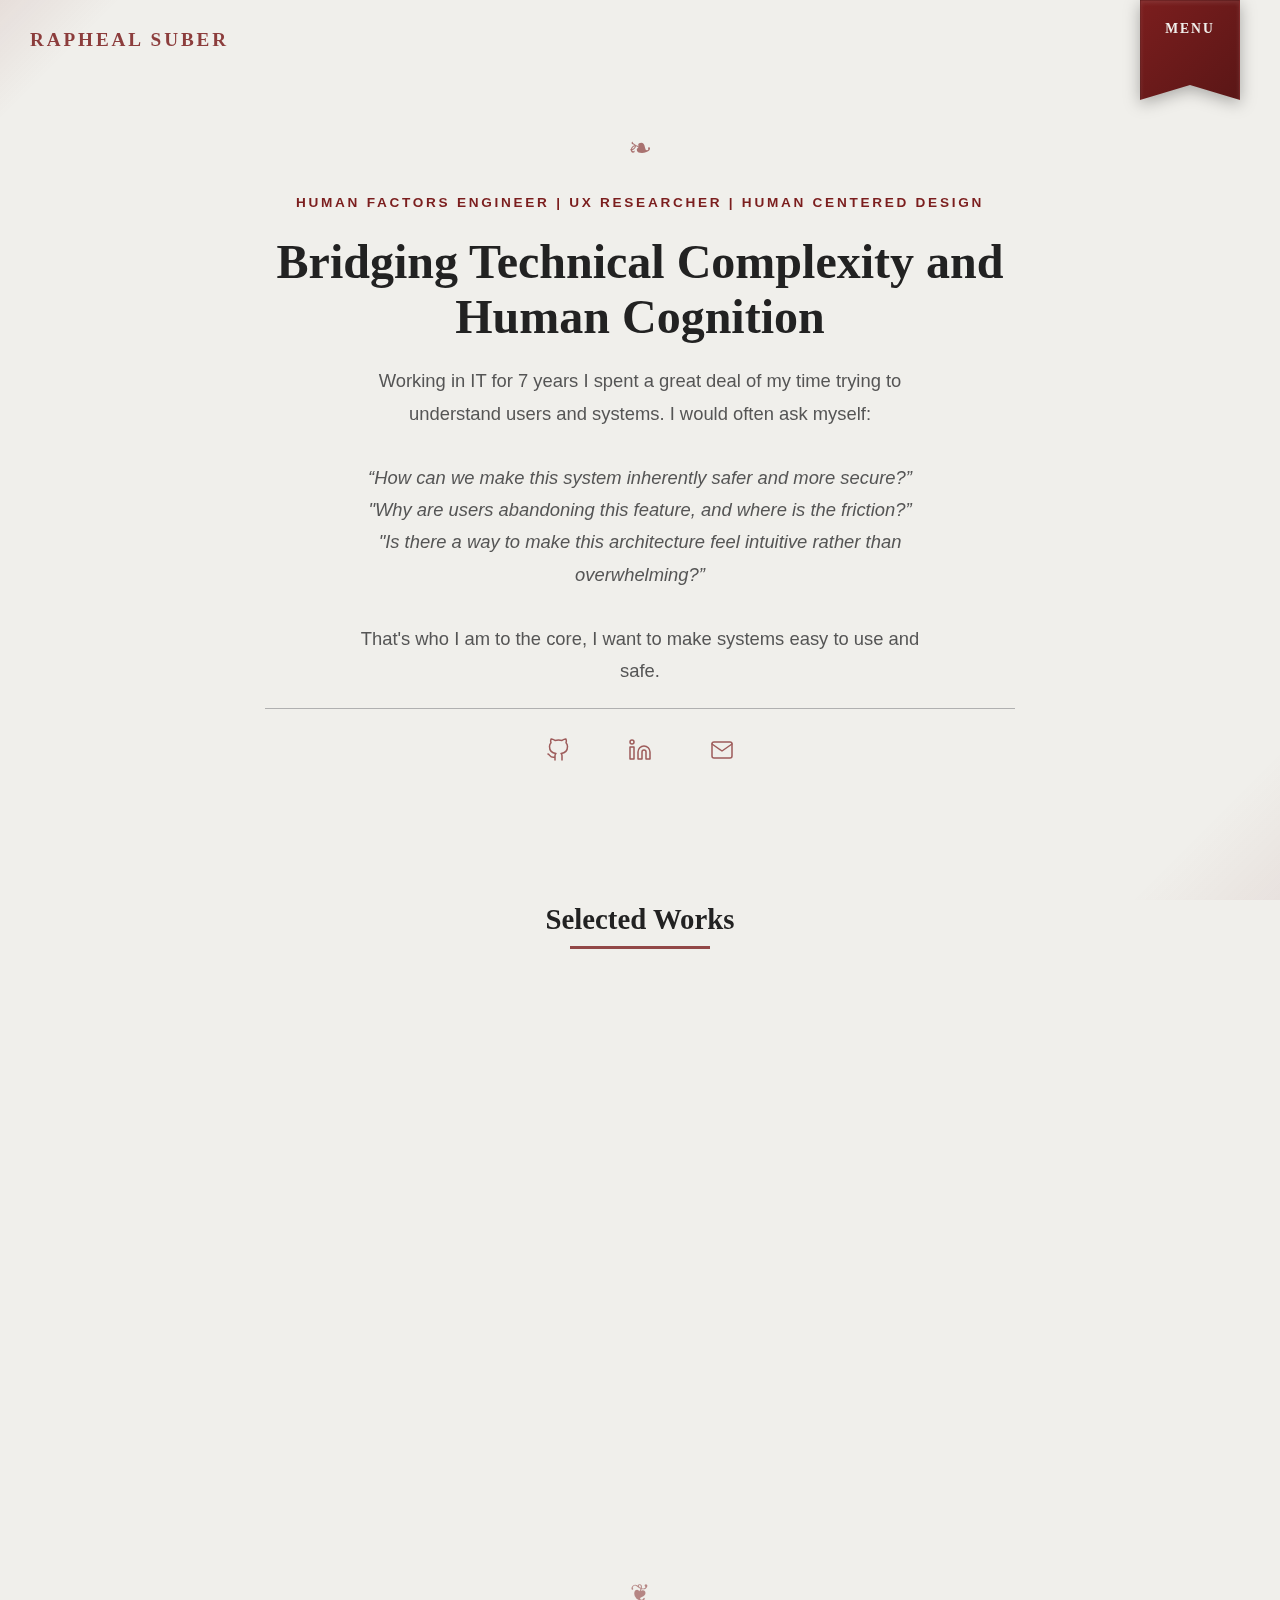
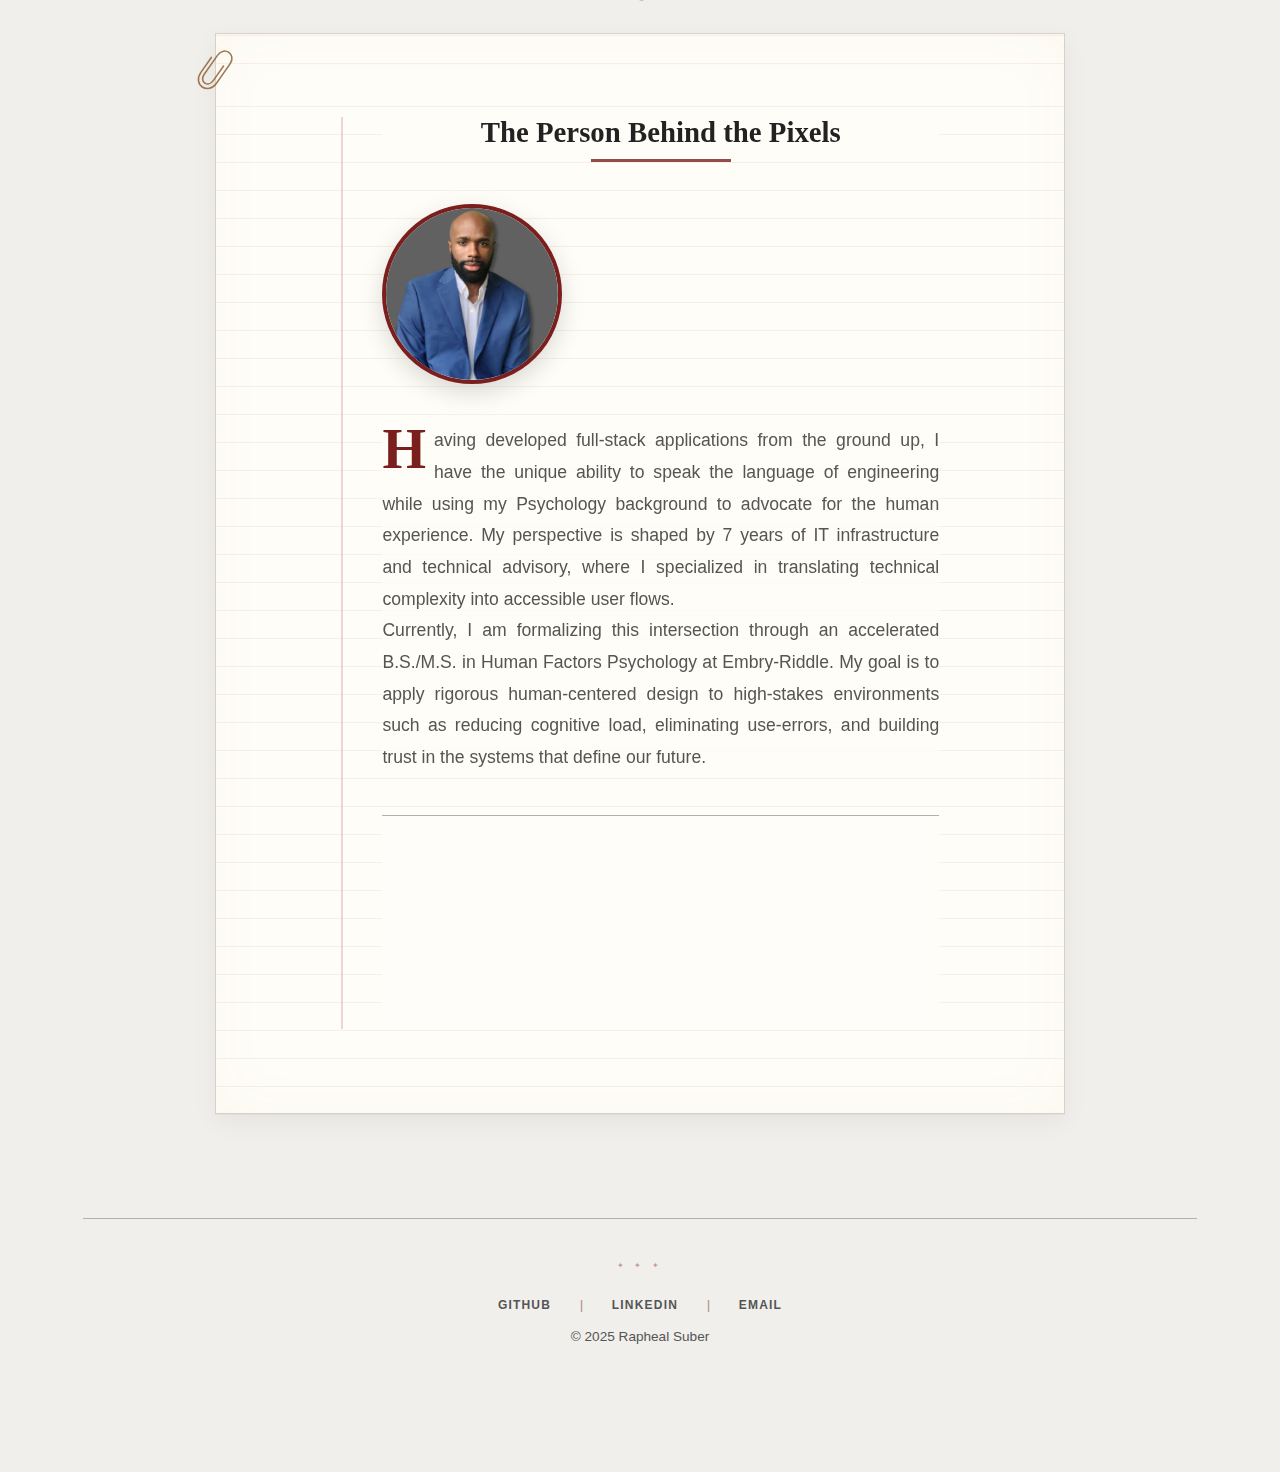
<file: index.html>
<!DOCTYPE html>
<html lang="en">

<head>
    <meta charset="UTF-8">
    <meta name="viewport" content="width=device-width, initial-scale=1.0">
    <title>Rapheal Suber | UX Designer and Developer</title>
    <meta name="description"
        content="Portfolio of Rapheal Suber, a Human Factors Engineer and UX Researcher specializing in human centered design for complex systems.">
    <meta property="og:title" content="Rapheal Suber | Human Factors Engineer & UX Researcher">
    <meta property="og:description"
        content="Portfolio of Rapheal Suber, bridging technical complexity and human cognition through Human Factors Psychology and UX Design.">
    <meta property="og:image" content="https://rapheals.up.railway.app/images/rapheal-profile.jpg">
    <meta property="og:url" content="https://rapheals.up.railway.app/">
    <meta property="og:type" content="website">
    <meta name="twitter:card" content="summary_large_image">
    <meta name="twitter:title" content="Rapheal Suber | Human Factors Engineer & UX Researcher">
    <meta name="twitter:description"
        content="Bridging technical complexity and human cognition through Human Factors Psychology and UX Design.">
    <meta name="twitter:image" content="https://rapheals.up.railway.app/images/rapheal-profile.jpg">
    <link rel="canonical" href="https://rapheals.up.railway.app/">
    <link rel="stylesheet" href="css/global.css?v=28">
    <link rel="stylesheet" href="css/home.css?v=28">
</head>

<body>
    <main class="container book-layout">
        <!-- Bookmark Navigation (Consistent with Case Studies) -->
        <nav class="cheeky-menu" id="bookmark-nav">
            <div class="bookmark-ribbon">
                <button class="menu-toggle serif" aria-label="Toggle Menu">Menu</button>
                <div class="menu-items serif">
                    <a href="#hero">Socials</a>
                    <a href="celio.html">Celio</a>
                    <a href="illumi.html">Illumi</a>
                </div>
            </div>
        </nav>

        <!-- Author Name - Book Spine Style -->
        <div class="author-spine serif">Rapheal Suber</div>

        <!-- Hero Section - Title Page Style -->
        <section id="hero" class="hero-section">
            <div class="hero-content">
                <span class="role-title sans text-accent">Human Factors Engineer | UX Researcher | Human Centered
                    Design</span>
                <h1 class="headline serif">Bridging Technical Complexity and Human Cognition</h1>
                <div class="intro-text sans">
                    <p>
                        Working in IT for 7 years I spent a great deal of my time trying to understand users and
                        systems. I would often ask myself:
                    </p>
                    <br>
                    <p><em>“How can we make this system inherently safer and more secure?”</em></p>
                    <p><em>"Why are users abandoning this feature, and where is the friction?”</em></p>
                    <p><em>"Is there a way to make this architecture feel intuitive rather than overwhelming?”</em></p>
                    <br>
                    <p>
                        That's who I am to the core, I want to make systems easy to use and safe.
                    </p>
                </div>

                <!-- Social Icons -->
                <div class="hero-socials">
                    <a href="https://github.com/manyworldss" target="_blank" aria-label="GitHub" class="social-icon">
                        <svg xmlns="http://www.w3.org/2000/svg" width="24" height="24" viewBox="0 0 24 24" fill="none"
                            stroke="currentColor" stroke-width="2" stroke-linecap="round" stroke-linejoin="round">
                            <path
                                d="M9 19c-5 1.5-5-2.5-7-3m14 6v-3.87a3.37 3.37 0 0 0-.94-2.61c3.14-.35 6.44-1.54 6.44-7A5.44 5.44 0 0 0 20 4.77 5.07 5.07 0 0 0 19.91 1S18.73.65 16 2.48a13.38 13.38 0 0 0-7 0C6.27.65 5.09 1 5.09 1A5.07 5.07 0 0 0 5 4.77a5.44 5.44 0 0 0-1.5 3.78c0 5.42 3.3 6.61 6.44 7A3.37 3.37 0 0 0 9 18.13V22">
                            </path>
                        </svg>
                    </a>
                    <a href="https://www.linkedin.com/in/raphealsuber/" target="_blank" aria-label="LinkedIn"
                        class="social-icon">
                        <svg xmlns="http://www.w3.org/2000/svg" width="24" height="24" viewBox="0 0 24 24" fill="none"
                            stroke="currentColor" stroke-width="2" stroke-linecap="round" stroke-linejoin="round">
                            <path d="M16 8a6 6 0 0 1 6 6v7h-4v-7a2 2 0 0 0-2-2 2 2 0 0 0-2 2v7h-4v-7a6 6 0 0 1 6-6z">
                            </path>
                            <rect x="2" y="9" width="4" height="12"></rect>
                            <circle cx="4" cy="4" r="2"></circle>
                        </svg>
                    </a>
                    <a href="mailto:Ralphsuber@gmail.com" aria-label="Email" class="social-icon">
                        <svg xmlns="http://www.w3.org/2000/svg" width="24" height="24" viewBox="0 0 24 24" fill="none"
                            stroke="currentColor" stroke-width="2" stroke-linecap="round" stroke-linejoin="round">
                            <path d="M4 4h16c1.1 0 2 .9 2 2v12c0 1.1-.9 2-2 2H4c-1.1 0-2-.9-2-2V6c0-1.1.9-2 2-2z">
                            </path>
                            <polyline points="22,6 12,13 2,6"></polyline>
                        </svg>
                    </a>
                </div>
            </div>
        </section>

        <!-- Projects Grid -->
        <section id="projects" class="projects-section">
            <h2 class="section-title serif">Selected Works</h2>

            <div class="project-grid">
                <!-- Project 1: Celio -->
                <article class="project-card border-accent">
                    <div class="card-content">
                        <span class="project-type sans text-accent">B2C App | User Research Deep Dive</span>
                        <h3 class="project-title serif">Celio</h3>
                        <p class="project-desc sans">
                            Mitigating traveler anxiety through hypothesis driven design, technical persistence
                            (Alpine.js), and crucial offline audio accessibility.
                        </p>
                        <a href="celio.html" class="read-more serif">Read Case Study &rarr;</a>
                    </div>
                    <div class="card-image">
                        <img src="images/HighResBlueCard.png" alt="Celio E-Card Interface" class="project-img"
                            loading="lazy">
                    </div>
                </article>

                <!-- Project 2: Illumi -->
                <article class="project-card border-accent">
                    <div class="card-content">
                        <span class="project-type sans text-accent">B2B Prototype | Enterprise Dashboard | 2
                            Months</span>
                        <h3 class="project-title serif">Illumi</h3>
                        <p class="project-desc sans">
                            Deconstructing complex content licensing workflows into a risk aware, data driven
                            dashboard for streaming media enterprises like Netflix and HBO.
                        </p>
                        <a href="illumi.html" class="read-more serif">Read Case Study &rarr;</a>
                    </div>
                    <div class="card-image">
                        <img src="images/illumi.up.railway.app_(HighResScreenshot) (1).png"
                            alt="Illumi Analytics Dashboard" class="project-img" loading="lazy">
                    </div>
                </article>
            </div>
        </section>

        <!-- About / Hobbies Section -->
        <section id="about" class="about-section">
            <div class="about-paper shadow-effect">
                <div class="paper-content">
                    <h2 class="section-title serif">The Person Behind the Pixels</h2>

                    <div class="about-photo-container">
                        <img src="images/rapheal-profile.jpg" alt="Rapheal Suber" class="about-photo" loading="lazy">
                    </div>

                    <div class="bio-text sans">
                        <p><span class="drop-cap serif text-accent">H</span>aving developed full-stack applications from
                            the ground up, I have the unique ability to speak the language of engineering while using my
                            Psychology background to advocate for the human experience. My perspective is shaped by 7
                            years of IT infrastructure and technical advisory, where I specialized in translating
                            technical complexity into accessible user flows.</p>
                        <p>Currently, I am formalizing this intersection through an accelerated B.S./M.S. in Human
                            Factors Psychology at Embry-Riddle. My goal is to apply rigorous human-centered design to
                            high-stakes environments such as reducing cognitive load, eliminating use-errors, and
                            building trust in the systems that define our future.</p>
                    </div>

                    <div class="hobbies-container">
                        <div class="hobby-group fade-in-stagger">
                            <h4 class="serif text-accent">Active</h4>
                            <ul class="hobby-list sans">
                                <li>Soccer (Rec League)</li>
                                <li>Running</li>
                                <li>Hiking</li>
                            </ul>
                        </div>
                        <div class="hobby-group fade-in-stagger">
                            <h4 class="serif text-accent">Creative</h4>
                            <ul class="hobby-list sans">
                                <li>Painting &amp; Drawing</li>
                                <li>Cooking (Gluten Free Mastery)</li>
                                <li>Video Games</li>
                            </ul>
                        </div>
                        <div class="hobby-group fade-in-stagger">
                            <h4 class="serif text-accent">Library</h4>
                            <ul class="hobby-list sans">
                                <li>Dune</li>
                                <li>Hyperion</li>
                                <li>Atomic Habits</li>
                                <li>Meditations</li>
                                <li>Rendezvous with Rama</li>
                            </ul>
                        </div>
                    </div>
                </div>
            </div>
        </section>

        <footer class="site-footer sans" id="contact">
            <div class="social-links-footer">
                <a href="https://github.com/manyworldss" target="_blank" aria-label="GitHub">GitHub</a>
                <span class="separator">|</span>
                <a href="https://www.linkedin.com/in/raphealsuber/" target="_blank" aria-label="LinkedIn">LinkedIn</a>
                <span class="separator">|</span>
                <a href="mailto:Ralphsuber@gmail.com" aria-label="Email">Email</a>
            </div>
            <p>&copy; 2025 Rapheal Suber</p>
        </footer>
    </main>
    <canvas id="mouse-trail"></canvas>
    <script src="js/main.js?v=26"></script>
</body>

</html>
</file>
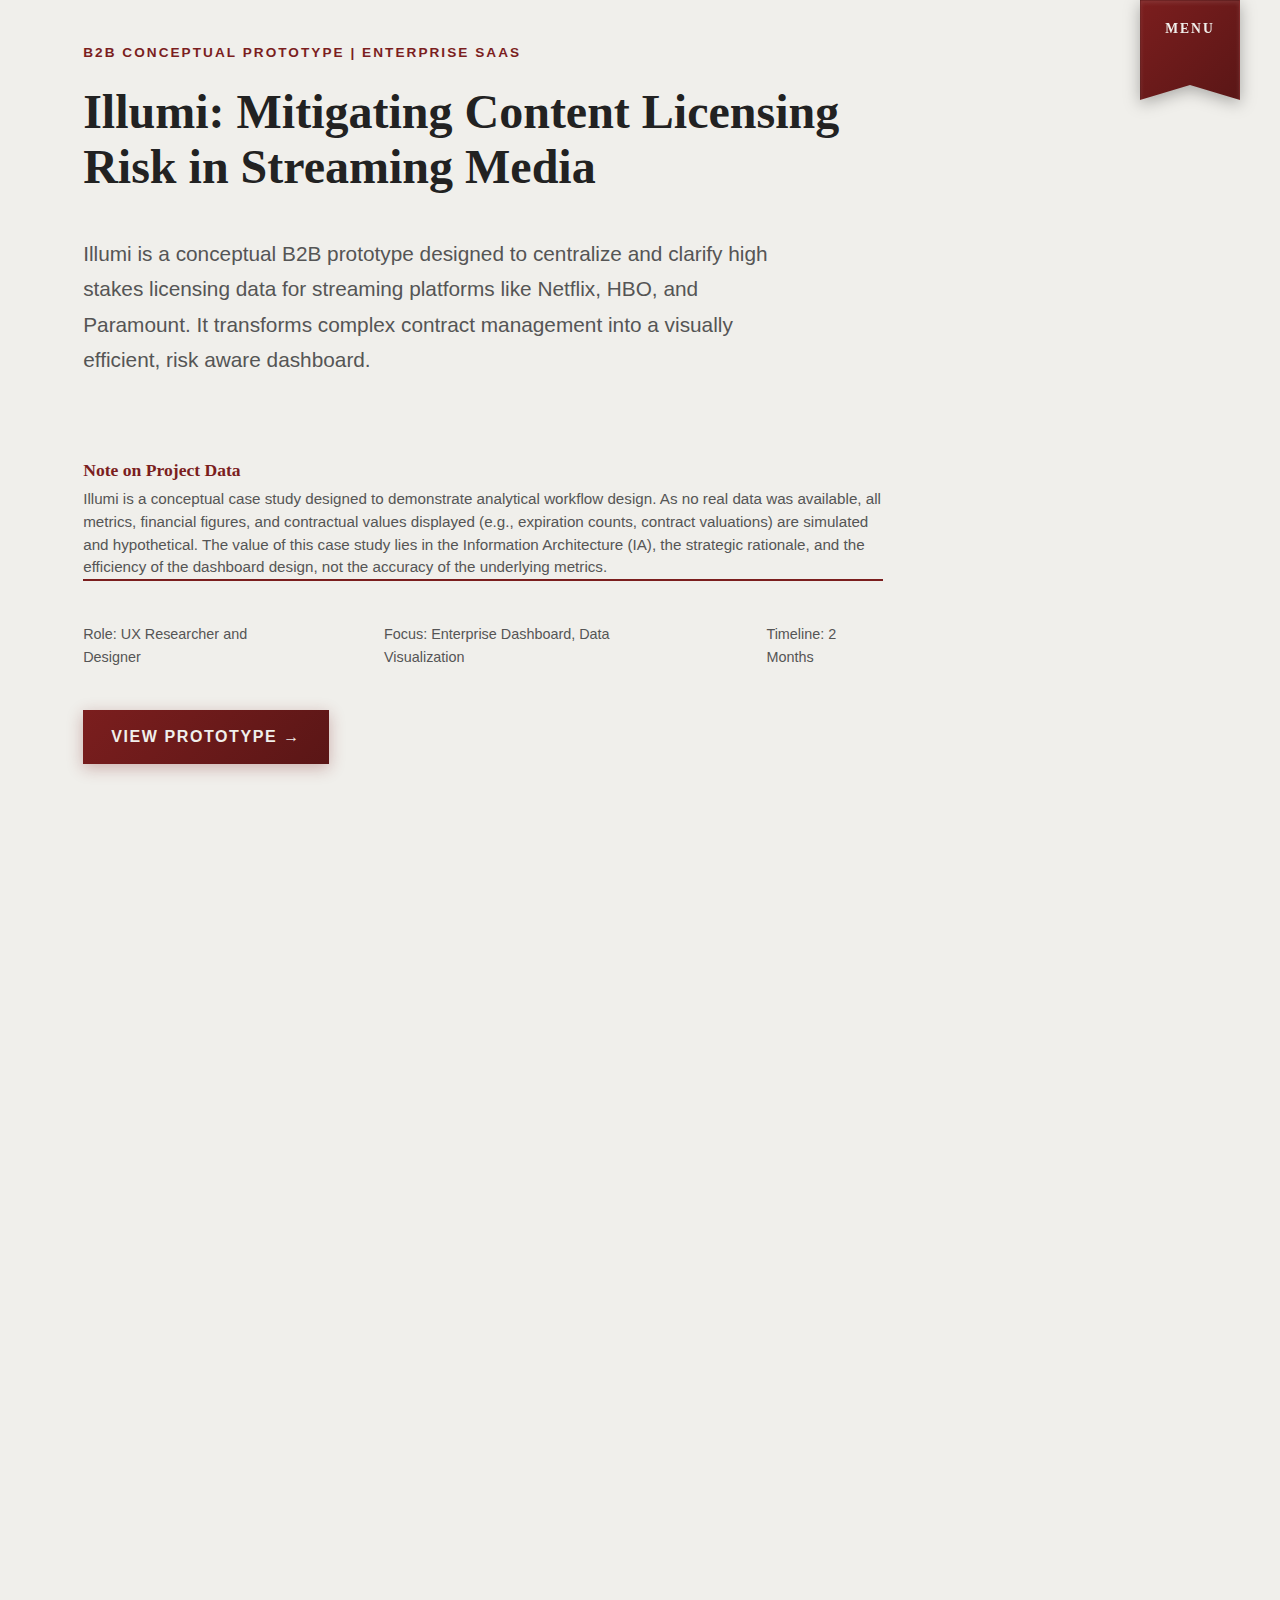
<file: illumi.html>
<!DOCTYPE html>
<html lang="en">

<head>
    <meta charset="UTF-8">
    <meta name="viewport" content="width=device-width, initial-scale=1.0">
    <title>Illumi Case Study | Rapheal Suber</title>
    <meta name="description"
        content="Illumi Case Study: A Conceptual Enterprise SaaS Prototype for mitigating content licensing risk in streaming media.">
    <meta property="og:title" content="Illumi Case Study | Rapheal Suber">
    <meta property="og:description"
        content="A Conceptual Enterprise SaaS Prototype for mitigating content licensing risk in streaming media.">
    <meta property="og:image"
        content="https://rapheals.up.railway.app/images/illumi.up.railway.app_contracts(HighResScreenshot).png">
    <meta property="og:url" content="https://rapheals.up.railway.app/illumi.html">
    <meta property="og:type" content="article">
    <meta name="twitter:card" content="summary_large_image">
    <meta name="twitter:title" content="Illumi Case Study | Rapheal Suber">
    <meta name="twitter:description" content="Illumi: Mitigating content licensing risk in streaming media.">
    <meta name="twitter:image"
        content="https://rapheals.up.railway.app/images/illumi.up.railway.app_contracts(HighResScreenshot).png">
    <link rel="canonical" href="https://rapheals.up.railway.app/illumi.html">
    <link rel="stylesheet" href="css/global.css?v=28">
    <link rel="stylesheet" href="css/case-study.css?v=28">
</head>

<body>
    <main class="container book-layout">

        <!-- Cheeky Menu (Bookmark) -->
        <nav class="cheeky-menu" id="bookmark-nav">
            <div class="bookmark-ribbon">
                <button class="menu-toggle serif" aria-label="Toggle Menu">Menu</button>
                <div class="menu-items serif">
                    <a href="index.html">Home</a>
                    <a href="celio.html">Celio</a>
                    <a href="index.html#contact">Contact</a>
                </div>
            </div>
        </nav>

        <!-- Case Study Header -->
        <header class="cs-header">
            <span class="cs-category sans text-accent">B2B Conceptual Prototype | Enterprise SaaS</span>
            <h1 class="cs-title serif">Illumi: Mitigating Content Licensing Risk in Streaming Media</h1>
            <p class="cs-subtitle sans">
                Illumi is a conceptual B2B prototype designed to centralize and clarify high stakes licensing data
                for streaming platforms like Netflix, HBO, and Paramount. It transforms complex contract management
                into a visually efficient, risk aware dashboard.
            </p>

            <div class="disclaimer-box sans">
                <h3 class="serif" style="font-size: 1.1rem; margin-bottom: 0.5rem; color: var(--accent-color);">Note on
                    Project Data</h3>
                <p style="font-size: 0.95rem; line-height: 1.5; color: var(--text-secondary);">
                    Illumi is a conceptual case study designed to demonstrate analytical workflow design. As no real
                    data was available,
                    all metrics, financial figures, and contractual values displayed (e.g., expiration counts, contract
                    valuations)
                    are simulated and hypothetical. The value of this case study lies in the Information Architecture
                    (IA),
                    the strategic rationale, and the efficiency of the dashboard design, not the accuracy of the
                    underlying metrics.
                </p>
            </div>
            <div class="cs-meta sans">
                <div class="meta-item">
                    Role: UX Researcher and Designer
                </div>
                <div class="meta-item">
                    Focus: Enterprise Dashboard, Data Visualization
                </div>
                <div class="meta-item">
                    Timeline: 2 Months
                </div>
            </div>
            <a href="https://illumi.up.railway.app" target="_blank" class="cta-button sans">View Prototype &rarr;</a>
        </header>

        <!-- Content Sections -->
        <article class="cs-content">

            <!-- Section 1: The Challenge -->
            <section class="cs-section">
                <div class="section-header">
                    <h2 class="serif">01. The Motivation: From Fan to Analyst</h2>
                </div>
                <div class="section-body sans">
                    <p>
                        I created Illumi because I am fascinated by the massive logistical and business challenges
                        within the media, TV, and streaming sectors. Organizations like Netflix, HBO, Epic Games,
                        and Paramount operate with high stakes, complex systems. The greatest risk to a streaming
                        platform isn't just competition. It's content loss, compliance failure, and workflow friction.
                    </p>
                    <p>
                        The core problem Illumi solves is this: Content Acquisition and Legal teams face
                        immense cognitive friction when managing thousands of complex, global licensing agreements.
                        Juggling disparate data sources related to contract renewals, regional rights, and expiration
                        deadlines creates a high risk environment for regulatory non-compliance and missed revenue
                        opportunities.
                    </p>

                    <h3 class="serif"
                        style="margin-top: var(--spacing-md); margin-bottom: var(--spacing-sm); font-size: 1.3rem;">
                        User Research: Validating the Problem
                    </h3>
                    <p>
                        To validate these assumptions, I conducted 8 remote interviews with content managers and
                        legal analysts at mid-sized media companies. The research revealed consistent pain points:
                    </p>

                    <div class="insight-grid" style="margin-top: var(--spacing-sm);">
                        <div class="insight-card border-accent">
                            <h3 class="serif">Contract Renewal Tracking</h3>
                            <p>
                                87% of participants cited tracking renewal deadlines as their primary source of stress.
                                Current tools: Excel spreadsheets (50%), legacy databases (37%), email chains (13%).
                            </p>
                        </div>
                        <div class="insight-card border-accent">
                            <h3 class="serif">Rights Management Complexity</h3>
                            <p>
                                75% struggled with regional rights variations. One participant spent 45 minutes
                                finding territory restrictions for a single license.
                            </p>
                        </div>
                    </div>

                    <div class="insight-grid" style="margin-top: var(--spacing-sm);">
                        <div class="insight-card border-accent">
                            <h3 class="serif">Compliance Anxiety</h3>
                            <p>
                                62% reported anxiety about missing compliance deadlines. "I wake up at 3am worried
                                we've missed an expiration notice" — Research Participant #4.
                            </p>
                        </div>
                    </div>
                </div>
            </section>

            <!-- Section 2: User and Scope Definition -->
            <section class="cs-section">
                <div class="section-header">
                    <h2 class="serif">02. Defining the User Workflow and Data Pain</h2>
                </div>
                <div class="section-body sans">
                    <p>
                        From the research, two primary user types emerged. I developed proto-personas to guide
                        design decisions and ensure the interface served real workflow needs, not just theoretical
                        features.
                    </p>

                    <h3 class="serif"
                        style="margin-top: var(--spacing-md); margin-bottom: var(--spacing-sm); font-size: 1.3rem;">
                        Proto-Personas: Who We're Designing For
                    </h3>

                    <div class="insight-grid">
                        <div class="insight-card border-accent">
                            <h3 class="serif">Sarah Chen, Legal Compliance Analyst</h3>
                            <p>
                                <strong>Age:</strong> 32 | <strong>Company:</strong> Mid-sized streaming platform<br>
                                <strong>Manages:</strong> 200+ licensing agreements across 15 territories<br>
                                <strong>Tech Comfort:</strong> High (uses Slack, Notion, SQL queries)<br><br>
                                <strong>Pain Point:</strong> "I spend 60% of my time just finding information.
                                By the time I locate a contract clause, I've forgotten why I was looking for
                                it."<br><br>
                                <strong>Goal:</strong> Proactive alerts 60 days before contracts expire. Audit trail
                                for compliance reporting. One-click export for legal reviews.
                            </p>
                        </div>
                        <div class="insight-card border-accent">
                            <h3 class="serif">Marcus Johnson, Content Acquisition Manager</h3>
                            <p>
                                <strong>Age:</strong> 41 | <strong>Company:</strong> Regional entertainment
                                distributor<br>
                                <strong>Oversees:</strong> $12M annual licensing budget<br>
                                <strong>Works With:</strong> 8-person team, reports to CFO<br><br>
                                <strong>Pain Point:</strong> "I can't see ROI at a glance. To justify renewals,
                                I need viewership data linked to licenses, but it's scattered across 3 systems."<br><br>
                                <strong>Goal:</strong> High-level dashboard showing contract status, performance
                                metrics,
                                and renewal recommendations. Needs mobile access for on-the-go approvals.
                            </p>
                        </div>
                    </div>

                    <p style="margin-top: var(--spacing-md);">
                        The design challenge: Build a single interface that serves Sarah's need for granular detail
                        AND Marcus's need for high-level strategic insight without compromising either workflow.
                    </p>

                    <div class="full-width-image" style="margin-top: var(--spacing-md);">
                        <img src="images/illumi.up.railway.app_contracts(HighResScreenshot).png"
                            alt="Illumi Contracts Table Light Mode" class="comparison-img" loading="lazy">
                        <span class="caption">Clear, organized contract tracking (Light Mode) for day-to-day
                            management.</span>
                    </div>
                </div>
            </section>

            <!-- Section 3: Solution and IA -->
            <section class="cs-section">
                <div class="section-header">
                    <h2 class="serif">03. Solution: Centralizing Intelligence in a Dark Mode UI</h2>
                </div>
                <div class="section-body sans">
                    <p>
                        The aesthetic and layout are built around the principle of analytical efficiency.
                        The UI uses a Dark Mode foundation (Black/Grey) to reduce eye strain and highlight data,
                        leveraging Blue for core data visualization and Gold as a high contrast accent for urgent
                        alerts.
                    </p>

                    <div class="insight-grid">
                        <div class="insight-card border-accent">
                            <h3 class="serif">Risk Radar Widget</h3>
                            <p>
                                A small, highly prominent widget using Gold accent that serves as the entry point
                                for risk mitigation. It displays the count of contracts expiring in the next 30/60/90
                                days.
                            </p>
                        </div>
                        <div class="insight-card border-accent">
                            <h3 class="serif">Central Data Table</h3>
                            <p>
                                The main body is a sophisticated contracts table, designed with advanced filtering
                                capabilities (by Region, Status, Content Type) to reduce the time spent locating
                                specific information.
                            </p>
                        </div>
                    </div>

                    <div class="insight-grid" style="margin-top: var(--spacing-md);">
                        <div class="insight-card border-accent">
                            <h3 class="serif">Acquisition Pipeline</h3>
                            <p>
                                A dedicated section using a simple timeline view to track the status of major ongoing
                                negotiations (e.g., Due Diligence, Legal Review, Final Offer), giving managers a clear
                                workflow status without email chains.
                            </p>
                        </div>
                    </div>

                    <div class="full-width-image" style="margin-top: var(--spacing-lg);">
                        <img src="images/illumi.up.railway.app_analytics(HighResScreenshot).png"
                            alt="Illumi Dark Mode Analytics" class="comparison-img" loading="lazy">
                        <span class="caption">Dark Mode UI optimized for complex data visualization and analytical
                            efficiency.</span>
                    </div>
                </div>
            </section>

            <!-- Section 4: Status and Learnings -->
            <section class="cs-section">
                <div class="section-header">
                    <h2 class="serif">04. Project Status and Learnings</h2>
                </div>
                <div class="section-body sans">
                    <h3 class="serif" style="margin-bottom: var(--spacing-sm); font-size: 1.3rem;">
                        Prototype Validation: Testing with Real Users
                    </h3>
                    <p>
                        After developing mid-fidelity prototypes, I conducted 6 moderated usability tests with
                        content managers and legal analysts to validate design decisions and identify friction points.
                    </p>

                    <div class="insight-grid" style="margin-top: var(--spacing-sm);">
                        <div class="insight-card border-accent">
                            <h3 class="serif">Task Success: Contract Search</h3>
                            <p>
                                <strong>Success Rate:</strong> 92% (5.5/6 participants)<br>
                                <strong>Average Time:</strong> 12 seconds (vs. 4+ minutes in current tools)<br>
                                <strong>Key Insight:</strong> Advanced filters were discovered immediately due to
                                prominent
                                positioning and familiar iconography.
                            </p>
                        </div>
                        <div class="insight-card border-accent">
                            <h3 class="serif">Critical Feedback: Dark Mode</h3>
                            <p>
                                <strong>User Request:</strong> 100% of participants requested persistent dark mode<br>
                                <strong>Rationale:</strong> "I stare at contracts for 6+ hours daily. Light mode causes
                                headaches by noon." — Participant #3<br>
                                <strong>Action Taken:</strong> Made dark mode the default with light mode toggle.
                            </p>
                        </div>
                    </div>

                    <div class="insight-grid" style="margin-top: var(--spacing-sm);">
                        <div class="insight-card border-accent">
                            <h3 class="serif">Feature Addition: Bulk Export</h3>
                            <p>
                                <strong>Requested By:</strong> 4/6 participants (67%)<br>
                                <strong>Use Case:</strong> Quarterly compliance audits require exporting 50+ contracts
                                at once<br>
                                <strong>Implementation:</strong> Added checkbox selection and "Export Selected" button
                                based on
                                this high-priority feedback.
                            </p>
                        </div>
                    </div>

                    <h3 class="serif"
                        style="margin-top: var(--spacing-lg); margin-bottom: var(--spacing-sm); font-size: 1.3rem;">
                        Project Status and Key Learnings
                    </h3>
                    <p>
                        This conceptual prototype demonstrates my ability to deconstruct complex, high stakes enterprise
                        workflows into logical, data driven interfaces through user-centered research and iterative
                        validation.
                    </p>

                    <div class="insight-grid">
                        <div class="insight-card border-accent">
                            <h3 class="serif">Key Learning: Clarity Over Aesthetics</h3>
                            <p>
                                Designing for enterprise means prioritizing clarity over aesthetics alone.
                                Every pixel must earn its place by reducing cognitive load or surfacing
                                critical information faster.
                            </p>
                        </div>
                        <div class="insight-card border-accent">
                            <h3 class="serif">Key Learning: Functional Dark Mode</h3>
                            <p>
                                The Dark Mode choice wasn't just stylistic. It was a functional
                                decision for users who stare at dashboards for hours, reducing eye strain
                                while highlighting critical data points.
                            </p>
                        </div>
                    </div>

                    <a href="https://illumi.up.railway.app" target="_blank" class="cta-button sans"
                        style="margin-top: var(--spacing-md);">Explore Illumi &rarr;</a>
                </div>
            </section>

        </article>

        <footer class="cs-footer sans">
            <a href="index.html" class="back-link-clean serif">Back to Home</a>
        </footer>
    </main>
    <script src="js/main.js?v=28"></script>
</body>

</html>
</file>
<file: css/home.css>
/* Home Page Specific Styles */

/* Layout & Spacing */
.book-layout {
    padding-top: var(--spacing-md);
    padding-bottom: var(--spacing-lg);
    position: relative;
}

/* Decorative Book Corner */
.book-layout::before {
    content: '';
    position: fixed;
    top: 0;
    left: 0;
    width: 120px;
    height: 120px;
    background: linear-gradient(135deg, var(--accent-color) 0%, transparent 50%);
    opacity: 0.08;
    pointer-events: none;
    z-index: 0;
}

.book-layout::after {
    content: '';
    position: fixed;
    bottom: 0;
    right: 0;
    width: 150px;
    height: 150px;
    background: linear-gradient(315deg, var(--accent-color) 0%, transparent 50%);
    opacity: 0.06;
    pointer-events: none;
    z-index: 0;
}

/* ============================================
   AUTHOR NAME - Top Left Corner (Logo Style)
   ============================================ */
.author-spine {
    position: fixed;
    left: 30px;
    top: 25px;
    font-size: 1.2rem;
    letter-spacing: 0.15em;
    text-transform: uppercase;
    color: var(--accent-color);
    opacity: 0.85;
    z-index: 1000;
    white-space: nowrap;
    font-weight: 700;
    transition: opacity 0.3s ease;
}

.author-spine:hover {
    opacity: 1;
}

/* ============================================
   BOOKMARK NAVIGATION (Same as Case Study Pages)
   ============================================ */
.cheeky-menu {
    position: fixed;
    top: 0;
    right: 40px;
    z-index: 9999;
    filter: drop-shadow(0 4px 8px rgba(0, 0, 0, 0.3));
}

.bookmark-ribbon {
    width: 100px;
    height: 100px;
    background: linear-gradient(135deg, #7B1E1E 0%, #5a1616 100%);
    color: #F0EFEB;
    clip-path: polygon(0 0, 100% 0, 100% 100%, 50% 85%, 0 100%);
    transition: height 0.4s cubic-bezier(0.34, 1.56, 0.64, 1);
    overflow: visible;
    display: flex;
    flex-direction: column;
    align-items: center;
    box-shadow: inset 0 2px 4px rgba(255, 255, 255, 0.1);
    border: 1px solid rgba(255, 255, 255, 0.05);
}

/* Expanded State */
.cheeky-menu.expanded .bookmark-ribbon {
    height: 300px;
    clip-path: polygon(0 0, 100% 0, 100% 100%, 50% 95%, 0 100%);
}

.menu-toggle {
    background: none;
    border: none;
    color: #F0EFEB;
    font-family: var(--font-serif);
    font-weight: 700;
    font-size: 0.85rem;
    text-transform: uppercase;
    letter-spacing: 0.15em;
    cursor: pointer;
    padding: 20px 10px 15px 10px;
    width: 100%;
    min-height: 48px;
    /* A11y Touch Target */
    text-align: center;
    outline: none;
    transition: all 0.3s ease;
    position: relative;
    z-index: 10000;
    pointer-events: auto;
    display: block;
    touch-action: manipulation;
}

.menu-toggle:hover {
    color: white;
    text-shadow: 0 0 8px rgba(255, 255, 255, 0.4);
    transform: scale(1.05);
}

.menu-toggle:active {
    transform: scale(0.95);
}

.menu-items {
    display: flex;
    flex-direction: column;
    align-items: center;
    gap: 18px;
    margin-top: 15px;
    opacity: 0;
    transform: translateY(-15px);
    transition: all 0.3s ease;
    pointer-events: none;
    visibility: hidden;
}

/* Show items when expanded */
.cheeky-menu.expanded .menu-items {
    opacity: 1;
    transform: translateY(0);
    pointer-events: auto;
    visibility: visible;
    transition-delay: 0.15s;
}

.menu-items a {
    color: #FFFFFF;
    text-decoration: none;
    font-size: 0.9rem;
    text-transform: uppercase;
    letter-spacing: 0.12em;
    font-weight: 700;
    transition: all 0.2s ease;
    padding: 5px 10px;
    text-shadow: 0 1px 2px rgba(0, 0, 0, 0.3);
    display: block;
}

.menu-items a:hover {
    transform: scale(1.1);
    color: #FFD700;
    text-shadow: 0 0 8px rgba(255, 215, 0, 0.6);
}

/* Hide old nav */
.site-nav {
    display: none;
}

/* Hero Section - Title Page Style */
.hero-section {
    display: flex;
    flex-direction: column;
    align-items: center;
    text-align: center;
    margin-bottom: var(--spacing-lg);
    padding: var(--spacing-md) 0;
    position: relative;
}

/* Decorative top flourish */
.hero-section::before {
    content: '❧';
    display: block;
    font-size: 1.8rem;
    color: var(--accent-color);
    margin-bottom: var(--spacing-sm);
    opacity: 0.6;
}

.hero-content {
    max-width: 750px;
}

/* Role Title - UX Designer | Researcher | Developer */
.role-title {
    display: block;
    font-size: 0.85rem;
    text-transform: uppercase;
    letter-spacing: 0.2em;
    font-weight: 600;
    margin-bottom: var(--spacing-sm);
}

.headline {
    font-size: 3rem;
    margin-bottom: var(--spacing-sm);
    color: var(--text-primary);
    line-height: 1.15;
    position: relative;
}

.intro-text {
    font-size: 1.15rem;
    color: var(--text-secondary);
    max-width: 580px;
    margin: 0 auto var(--spacing-sm) auto;
    line-height: 1.75;
}

/* Hero Social Icons */
.hero-socials {
    display: flex;
    justify-content: center;
    gap: var(--spacing-md);
    margin-top: var(--spacing-sm);
    padding-top: var(--spacing-sm);
    border-top: 1px solid var(--border-color);
}

.social-icon {
    color: var(--accent-color);
    transition: all 0.3s ease;
    opacity: 0.7;
    padding: 8px;
}

.social-icon:hover {
    transform: translateY(-3px);
    opacity: 1;
}

.social-icon svg {
    width: 24px;
    height: 24px;
    stroke-width: 1.5px;
}

/* Projects Section */
.projects-section {
    margin-bottom: var(--spacing-lg);
    perspective: 1000px;
    position: relative;
}

/* No section divider for projects */
.projects-section::before {
    display: none;
}

.section-title {
    font-size: 1.8rem;
    margin-bottom: var(--spacing-md);
    text-align: center;
    position: relative;
    display: block;
}

.section-title::after {
    content: '';
    display: block;
    width: 140px;
    height: 3px;
    background: var(--accent-color);
    margin: var(--spacing-xs) auto 0;
    opacity: 0.8;
}

.project-grid {
    display: grid;
    grid-template-columns: 1fr 1fr;
    gap: var(--spacing-md);
}

.project-card {
    padding: var(--spacing-md);
    display: flex;
    flex-direction: column;
    justify-content: space-between;
    min-height: 380px;
    background-color: #FFFCF5;
    border: 1px solid var(--border-color);
    position: relative;
    transition: all 0.5s cubic-bezier(0.25, 0.8, 0.25, 1);
    transform-style: preserve-3d;
    transform-origin: left center;
}

.project-card:hover {
    transform: rotateY(-4deg) translateX(8px) translateY(-5px);
    box-shadow: -12px 15px 35px rgba(0, 0, 0, 0.1);
    border-color: var(--accent-color);
    z-index: 10;
}

/* "Book Spine" effect on hover */
.project-card::before {
    content: '';
    position: absolute;
    left: 0;
    top: 0;
    bottom: 0;
    width: 4px;
    background: linear-gradient(180deg, var(--accent-color) 0%, #5a1616 100%);
    opacity: 0;
    transition: opacity 0.3s ease;
}

.project-card:hover::before {
    opacity: 1;
}

.card-content {
    margin-bottom: var(--spacing-sm);
    transform: translateZ(20px);
}

.project-type {
    font-size: 0.7rem;
    text-transform: uppercase;
    letter-spacing: 0.12em;
    display: block;
    margin-bottom: var(--spacing-xs);
}

.project-title {
    font-size: 1.6rem;
    margin-bottom: var(--spacing-xs);
}

.project-desc {
    color: var(--text-secondary);
    margin-bottom: var(--spacing-sm);
    line-height: 1.65;
    font-size: 0.95rem;
}

.read-more {
    font-style: italic;
    font-weight: 700;
    border-bottom: 1px solid transparent;
    transition: all 0.3s ease;
}

.read-more:hover {
    border-bottom-color: var(--accent-color);
    color: var(--accent-color);
}

.card-image .placeholder-img {
    width: 100%;
    height: 160px;
    background: linear-gradient(135deg, #E8E8E8 0%, #D0D0D0 100%);
    display: flex;
    align-items: center;
    justify-content: center;
    color: #999;
    font-style: italic;
}

.card-image .project-img {
    width: 100%;
    height: 180px;
    object-fit: cover;
    object-position: center top;
    border: 1px solid var(--border-color);
    transition: all 0.3s ease;
    cursor: zoom-in;
}

.project-card:hover .project-img {
    transform: scale(1.05);
    box-shadow: 0 10px 20px rgba(0, 0, 0, 0.15);
}

/* ============================================
   ABOUT SECTION - Page of Paper Effect
   ============================================ */
.about-section {
    margin-bottom: var(--spacing-lg);
    padding: var(--spacing-sm) 0;
    position: relative;
}

/* Section divider - Floral Heart */
.about-section::before {
    content: '❦';
    display: block;
    text-align: center;
    font-size: 1.5rem;
    color: var(--accent-color);
    margin-bottom: var(--spacing-sm);
    opacity: 0.5;
}

.about-paper {
    background-color: #FFFDF8;
    padding: var(--spacing-lg) var(--spacing-xl);
    max-width: 850px;
    margin: 0 auto;
    position: relative;
    border: 1px solid #D8D0C8;
    box-shadow:
        0 1px 1px rgba(0, 0, 0, 0.04),
        0 8px 24px rgba(0, 0, 0, 0.05),
        inset 0 0 60px rgba(139, 90, 43, 0.03);
    transition: transform 0.3s ease, box-shadow 0.3s ease;
    /* Subtle ruled lines background */
    background-image:
        repeating-linear-gradient(to bottom,
            transparent,
            transparent 27px,
            rgba(139, 90, 43, 0.08) 27px,
            rgba(139, 90, 43, 0.08) 28px);
    background-position: 0 45px;
}

.about-paper:hover {
    transform: translateY(-3px);
    box-shadow:
        0 1px 1px rgba(0, 0, 0, 0.04),
        0 12px 30px rgba(0, 0, 0, 0.08),
        inset 0 0 60px rgba(139, 90, 43, 0.03);
}

/* Decorative fold removed */

/* Paper clip decoration */
.about-paper::before {
    content: '';
    position: absolute;
    top: 15px;
    left: -20px;
    width: 40px;
    height: 50px;
    background-image: url('../images/paperclip.svg');
    background-size: contain;
    background-repeat: no-repeat;
    transform: rotate(-10deg);
    opacity: 0.8;
}

/* Left margin line (like notebook paper) */
.paper-content {
    position: relative;
    padding-left: var(--spacing-md);
}

.paper-content::before {
    content: '';
    position: absolute;
    left: 0;
    top: 0;
    bottom: 0;
    width: 2px;
    background: rgba(180, 60, 60, 0.2);
}

.about-paper .section-title {
    text-align: center;
    display: block;
    font-size: 1.8rem;
    margin-bottom: var(--spacing-md);
    color: var(--text-primary);
    background: #FFFDF8;
    position: relative;
    z-index: 1;
}

.about-paper .section-title::after {
    content: '';
    display: block;
    width: 140px;
    height: 3px;
    background: var(--accent-color);
    margin: var(--spacing-xs) auto 0;
    opacity: 0.8;
}

/* Profile Photo in About Section */
.about-photo-container {
    text-align: center;
    margin: var(--spacing-md) 0;
}

.about-photo {
    width: 180px;
    height: 180px;
    border-radius: 50%;
    object-fit: cover;
    object-position: center top;
    border: 4px solid var(--accent-color);
    box-shadow: 0 8px 24px rgba(0, 0, 0, 0.15);
    transition: transform 0.3s ease, box-shadow 0.3s ease;
}

.about-photo:hover {
    transform: scale(1.05);
    box-shadow: 0 12px 32px rgba(0, 0, 0, 0.2);
}

.bio-text {
    font-size: 1.1rem;
    line-height: 1.8;
    margin-bottom: var(--spacing-md);
    text-align: justify;
    color: var(--text-secondary);
    background: rgba(255, 253, 248, 0.8);
}

.drop-cap {
    float: left;
    font-size: 3.5rem;
    line-height: 0.8;
    margin-right: 0.5rem;
    margin-top: 0.1rem;
    font-weight: 700;
}

.hobbies-container {
    display: flex;
    justify-content: space-between;
    border-top: 1px solid var(--border-color);
    padding-top: var(--spacing-md);
    margin-top: var(--spacing-md);
    background: rgba(255, 253, 248, 0.9);
}

.hobby-group {
    flex: 1;
    text-align: center;
    padding: 0 var(--spacing-xs);
}

.hobby-group h4 {
    font-size: 0.8rem;
    text-transform: uppercase;
    letter-spacing: 0.2em;
    margin-bottom: var(--spacing-xs);
    opacity: 0.9;
}

.hobby-list {
    list-style: none;
}

.hobby-list li {
    margin-bottom: 0.4rem;
    font-size: 0.9rem;
    color: var(--text-secondary);
    transition: color 0.2s ease;
}

.hobby-list li:hover {
    color: var(--accent-color);
}

/* Footer */
.site-footer {
    text-align: center;
    padding-top: var(--spacing-md);
    border-top: 1px solid var(--border-color);
    color: var(--text-secondary);
    font-size: 0.85rem;
    position: relative;
}

/* Decorative flourish */
.site-footer::before {
    content: '✦ ✦ ✦';
    display: block;
    letter-spacing: 0.5em;
    color: var(--accent-color);
    opacity: 0.4;
    margin-bottom: var(--spacing-sm);
    font-size: 0.5rem;
}

.social-links-footer {
    margin-bottom: var(--spacing-xs);
}

.social-links-footer a {
    margin: 0 var(--spacing-sm);
    font-weight: 700;
    text-transform: uppercase;
    font-size: 0.75rem;
    letter-spacing: 0.1em;
    transition: color 0.3s ease;
}

.social-links-footer a:hover {
    color: var(--accent-color);
}

.separator {
    color: var(--accent-color);
    margin: 0 4px;
    opacity: 0.5;
}

/* Responsive */
@media (max-width: 768px) {
    .author-spine {
        display: none;
    }

    .cheeky-menu {
        top: 0;
        right: 10px;
    }

    .bookmark-ribbon {
        width: 60px;
        height: 70px;
    }

    .menu-toggle {
        font-size: 0.6rem;
        padding: 12px 5px 8px 5px;
        letter-spacing: 0.1em;
    }

    .cheeky-menu.expanded .bookmark-ribbon {
        height: 180px;
    }

    .menu-items {
        gap: 12px;
        margin-top: 8px;
    }

    .menu-items a {
        font-size: 0.65rem;
        padding: 8px 6px;
        letter-spacing: 0.08em;
    }

    .hero-section {
        padding: var(--spacing-sm) 0;
        margin-top: var(--spacing-lg);
    }

    .headline {
        font-size: 2rem;
    }

    .headline::before {
        font-size: 0.65rem;
    }

    .intro-text {
        font-size: 1rem;
    }

    .project-grid {
        grid-template-columns: 1fr;
    }

    .project-card {
        min-height: auto;
    }

    .hobbies-container {
        flex-direction: column;
        gap: var(--spacing-md);
    }

    .about-paper {
        padding: var(--spacing-md);
        background-image: none;
    }

    .about-paper::before {
        display: none;
    }

    .paper-content::before {
        display: none;
    }

    .paper-content {
        padding-left: 0;
    }

    .drop-cap {
        font-size: 2.8rem;
    }

    .book-layout::before,
    .book-layout::after {
        display: none;
    }
}

/* Animation Classes */
.fade-in-stagger {
    opacity: 0;
    transform: translateY(10px);
    transition: opacity 0.6s ease, transform 0.6s ease;
}

.about-section.visible .fade-in-stagger:nth-child(1) {
    transition-delay: 0.2s;
    opacity: 1;
    transform: translateY(0);
}

.about-section.visible .fade-in-stagger:nth-child(2) {
    transition-delay: 0.4s;
    opacity: 1;
    transform: translateY(0);
}

.about-section.visible .fade-in-stagger:nth-child(3) {
    transition-delay: 0.6s;
    opacity: 1;
    transform: translateY(0);
}

/* Fade in sections */
.fade-in-section {
    opacity: 0;
    transform: translateY(20px);
    transition: opacity 0.6s ease, transform 0.6s ease;
}

.fade-in-section.visible {
    opacity: 1;
    transform: translateY(0);
}
</file>
<file: css/case-study.css>
/* Case Study Specific Styles */

/* Cheeky Menu - Bookmark Style */
.cheeky-menu {
    position: fixed;
    top: 0;
    right: 40px;
    z-index: 9999;
    filter: drop-shadow(0 4px 8px rgba(0, 0, 0, 0.3));
}

.bookmark-ribbon {
    width: 100px;
    height: 100px;
    background: linear-gradient(135deg, #7B1E1E 0%, #5a1616 100%);
    color: #F0EFEB;
    clip-path: polygon(0 0, 100% 0, 100% 100%, 50% 85%, 0 100%);
    transition: height 0.4s cubic-bezier(0.34, 1.56, 0.64, 1);
    overflow: visible;
    display: flex;
    flex-direction: column;
    align-items: center;
    box-shadow: inset 0 2px 4px rgba(255, 255, 255, 0.1);
    border: 1px solid rgba(255, 255, 255, 0.05);
}

/* Expanded State */
.cheeky-menu.expanded .bookmark-ribbon {
    height: 300px;
    clip-path: polygon(0 0, 100% 0, 100% 100%, 50% 95%, 0 100%);
}

.menu-toggle {
    background: none;
    border: none;
    color: #F0EFEB;
    font-family: var(--font-serif);
    font-weight: 700;
    font-size: 0.85rem;
    text-transform: uppercase;
    letter-spacing: 0.15em;
    cursor: pointer;
    padding: 20px 10px 15px 10px;
    width: 100%;
    text-align: center;
    outline: none;
    transition: all 0.3s ease;
    position: relative;
    z-index: 10000;
    pointer-events: auto;
    display: block;
}

.menu-toggle:hover {
    color: white;
    text-shadow: 0 0 8px rgba(255, 255, 255, 0.4);
    transform: scale(1.05);
}

.menu-toggle:active {
    transform: scale(0.95);
}

.menu-items {
    display: flex;
    flex-direction: column;
    align-items: center;
    gap: 18px;
    margin-top: 15px;
    opacity: 0;
    transform: translateY(-15px);
    transition: all 0.3s ease;
    pointer-events: none;
    visibility: hidden;
}

/* Show items when expanded */
.cheeky-menu.expanded .menu-items {
    opacity: 1;
    transform: translateY(0);
    pointer-events: auto;
    visibility: visible;
    transition-delay: 0.15s;
}

.menu-items a {
    color: #FFFFFF;
    text-decoration: none;
    font-size: 0.9rem;
    text-transform: uppercase;
    letter-spacing: 0.12em;
    font-weight: 700;
    transition: all 0.2s ease;
    padding: 5px 10px;
    text-shadow: 0 1px 2px rgba(0, 0, 0, 0.3);
    display: block;
}

.menu-items a:hover {
    transform: scale(1.1);
    color: #FFD700;
    text-shadow: 0 0 8px rgba(255, 215, 0, 0.6);
}

/* Header */
.cs-header {
    margin-bottom: var(--spacing-xl);
    max-width: 800px;
}

.cs-category {
    display: block;
    font-size: 0.85rem;
    text-transform: uppercase;
    letter-spacing: 0.15em;
    margin-bottom: var(--spacing-sm);
    font-weight: 700;
}

.cs-title {
    font-size: 3rem;
    margin-bottom: var(--spacing-md);
    line-height: 1.15;
    color: var(--text-primary);
}

.cs-subtitle {
    font-size: 1.3rem;
    color: var(--text-secondary);
    margin-bottom: var(--spacing-lg);
    line-height: 1.7;
    max-width: 700px;
}

.cs-meta {
    display: flex;
    gap: var(--spacing-lg);
    border-top: 2px solid var(--accent-color);
    padding-top: var(--spacing-md);
    font-size: 0.9rem;
    color: var(--text-secondary);
}

.meta-item strong {
    color: var(--text-primary);
    display: block;
    margin-bottom: 0.25rem;
    font-weight: 700;
}

/* CTA Button */
.cta-button {
    display: inline-block;
    background: linear-gradient(135deg, var(--accent-color) 0%, #5a1616 100%);
    color: #F0EFEB;
    padding: 14px 28px;
    font-size: 1rem;
    font-weight: 700;
    text-transform: uppercase;
    letter-spacing: 0.1em;
    text-decoration: none;
    border: none;
    margin-top: var(--spacing-md);
    transition: all 0.3s ease;
    box-shadow: 0 4px 15px rgba(123, 30, 30, 0.3);
}

.cta-button:hover {
    transform: translateY(-2px);
    box-shadow: 0 6px 20px rgba(123, 30, 30, 0.4);
    color: white;
}

.cta-button:active {
    transform: translateY(0);
}

/* Content Layout */
.cs-content {
    max-width: 800px;
    margin: 0 auto;
}

.cs-section {
    margin-bottom: var(--spacing-xl);
    opacity: 0;
    transform: translateY(20px);
    transition: opacity 0.6s ease, transform 0.6s ease;
}

.cs-section.visible {
    opacity: 1;
    transform: translateY(0);
}

.section-header {
    margin-bottom: var(--spacing-md);
}

.section-header h2 {
    font-size: 1.6rem;
    color: var(--text-primary);
    border-bottom: 2px solid var(--accent-color);
    padding-bottom: var(--spacing-xs);
    display: inline-block;
}

.section-body p {
    font-size: 1.1rem;
    line-height: 1.85;
    margin-bottom: var(--spacing-md);
    color: var(--text-secondary);
}

/* User Definition Cards */
.user-definition {
    background: #FFFCF5;
    border-left: 4px solid var(--accent-color);
    padding: var(--spacing-md);
    margin-bottom: var(--spacing-md);
}

.user-definition h4 {
    color: var(--accent-color);
    margin-bottom: var(--spacing-xs);
    font-size: 1.1rem;
}

.user-definition p {
    margin-bottom: 0;
    font-size: 1rem;
}

/* Insight Cards */
.insight-grid {
    display: grid;
    grid-template-columns: 1fr;
    gap: var(--spacing-md);
    margin-top: var(--spacing-md);
}

.insight-card {
    padding: var(--spacing-md);
    background-color: #FFFCF5;
    transition: transform 0.2s ease, box-shadow 0.2s ease;
}

.insight-card:hover {
    transform: translateY(-3px);
    box-shadow: 0 8px 25px rgba(0, 0, 0, 0.08);
}

.insight-card h3 {
    font-size: 1.15rem;
    margin-bottom: var(--spacing-sm);
    color: var(--accent-color);
}

.insight-card p {
    font-size: 1rem;
    margin-bottom: 0;
    line-height: 1.7;
}

/* Component List */
.component-list {
    list-style: none;
    margin: var(--spacing-md) 0;
}

.component-list li {
    padding: var(--spacing-sm) 0;
    padding-left: var(--spacing-md);
    border-left: 3px solid var(--accent-color);
    margin-bottom: var(--spacing-sm);
    background: #FFFCF5;
}

.component-list li strong {
    color: var(--accent-color);
    display: block;
    margin-bottom: 0.25rem;
}

/* Visuals */
.visual-comparison {
    display: flex;
    gap: var(--spacing-md);
    margin: var(--spacing-md) 0;
}

.visual-block {
    flex: 1;
}

.placeholder-img {
    width: 100%;
    height: 300px;
    background: linear-gradient(135deg, #E8E8E8 0%, #D0D0D0 100%);
    display: flex;
    align-items: center;
    justify-content: center;
    color: #888;
    margin-bottom: var(--spacing-xs);
    border: 1px solid var(--border-color);
    font-style: italic;
}

.caption {
    font-size: 0.85rem;
    color: var(--text-secondary);
    font-style: italic;
    text-align: center;
    display: block;
    margin-top: var(--spacing-xs);
}

/* Comparison Images */
.visual-comparison {
    display: grid;
    grid-template-columns: 1fr 1fr;
    gap: var(--spacing-lg);
    margin: var(--spacing-lg) 0;
}

.visual-block {
    text-align: center;
    position: relative;
}

.comparison-img {
    width: 100%;
    height: auto;
    min-height: 400px;
    max-height: 700px;
    object-fit: contain;
    border: 2px solid var(--border-color);
    background: #fff;
    display: block;
    transition: all 0.4s cubic-bezier(0.25, 0.8, 0.25, 1);
    cursor: zoom-in;
}

.comparison-img:hover {
    transform: scale(1.02);
    border-color: var(--accent-color);
    box-shadow: 0 15px 40px rgba(0, 0, 0, 0.15);
}

.comparison-label {
    font-size: 0.8rem;
    font-weight: 700;
    text-transform: uppercase;
    letter-spacing: 0.25em;
    padding: 10px 24px;
    margin-bottom: var(--spacing-md);
    display: inline-block;
}

.before-label {
    background: #555;
    color: #fff;
}

.after-label {
    background: var(--accent-color);
    color: #fff;
}

.full-width-image {
    margin: var(--spacing-lg) 0;
}

.full-width-image .placeholder-img {
    height: 400px;
}

/* Full width single image display */
.hero-image-display {
    margin: var(--spacing-lg) 0;
}

.hero-image-display img {
    width: 100%;
    max-height: 500px;
    object-fit: contain;
    border: 2px solid var(--border-color);
    transition: all 0.3s ease;
}

.hero-image-display img:hover {
    border-color: var(--accent-color);
    box-shadow: 0 10px 30px rgba(0, 0, 0, 0.1);
}

/* Tech List */
.tech-list {
    list-style: none;
    margin-bottom: var(--spacing-md);
}

.tech-list li {
    margin-bottom: var(--spacing-sm);
    padding-left: 1.5rem;
    position: relative;
}

.tech-list li::before {
    content: '|';
    color: var(--accent-color);
    position: absolute;
    left: 0;
    font-weight: bold;
}

/* Footer Clean Up */
.cs-footer {
    text-align: center;
    padding: var(--spacing-lg) 0;
    border-top: 1px solid var(--border-color);
    margin-top: var(--spacing-xl);
}

.back-link-clean {
    font-size: 1.1rem;
    font-style: italic;
    border-bottom: 1px solid transparent;
    padding-bottom: 2px;
    transition: all 0.3s ease;
}

.back-link-clean:hover {
    border-bottom-color: var(--accent-color);
    color: var(--accent-color);
}

/* Responsive */
@media (max-width: 768px) {
    .cs-title {
        font-size: 2.2rem;
    }

    .cs-meta {
        flex-direction: column;
        gap: var(--spacing-sm);
    }

    .visual-comparison {
        grid-template-columns: 1fr;
        gap: var(--spacing-md);
    }

    .comparison-img {
        min-height: 300px;
    }

    .cheeky-menu {
        right: 10px;
        top: 0;
    }

    .bookmark-ribbon {
        width: 60px;
        height: 70px;
    }

    .menu-toggle {
        font-size: 0.6rem;
        padding: 12px 5px 8px 5px;
        letter-spacing: 0.1em;
    }

    .cheeky-menu.expanded .bookmark-ribbon {
        height: 180px;
    }

    .menu-items {
        gap: 12px;
        margin-top: 8px;
    }

    .menu-items a {
        font-size: 0.65rem;
        padding: 8px 6px;
        letter-spacing: 0.08em;
    }
}
</file>
<file: css/global.css>
/* Design Tokens & Reset */
:root {
    /* Colors - Minimalist Art Book / Old Book */
    --bg-color: #F0EFEB;
    /* Warmer, "Old Paper" feel */
    --text-primary: #222222;
    /* Deep Charcoal */
    --text-secondary: #555555;
    /* Softer Charcoal for body */
    --accent-color: #7B1E1E;
    /* Vintage Burgundy */
    --border-color: #B0B0B0;
    /* Darker border for better visibility */

    /* Typography - Fluid Scale */
    --font-serif: 'Georgia', 'Times New Roman', serif;
    --font-sans: 'Helvetica Neue', 'Helvetica', 'Arial', sans-serif;

    /* Fluid Font Sizes: Min (Mobile) -> Max (Desktop) */
    --font-size-sm: clamp(0.8rem, 0.17vw + 0.76rem, 0.89rem);
    --font-size-base: clamp(1rem, 0.34vw + 0.91rem, 1.19rem);
    --font-size-md: clamp(1.25rem, 0.61vw + 1.1rem, 1.58rem);
    --font-size-lg: clamp(1.56rem, 1vw + 1.31rem, 2.11rem);
    --font-size-xl: clamp(1.95rem, 1.56vw + 1.56rem, 2.81rem);
    --font-size-xxl: clamp(2.44rem, 2.38vw + 1.85rem, 3.75rem);

    /* Spacing */
    --spacing-xs: clamp(0.5rem, 0.5vw + 0.25rem, 0.75rem);
    --spacing-sm: clamp(1rem, 1vw + 0.5rem, 1.5rem);
    --spacing-md: clamp(2rem, 2vw + 1rem, 3rem);
    --spacing-lg: clamp(4rem, 4vw + 2rem, 6rem);
    --spacing-xl: clamp(6rem, 6vw + 3rem, 9rem);

    --container-width: 1200px;
}

* {
    box-sizing: border-box;
    margin: 0;
    padding: 0;
}

html {
    scroll-behavior: smooth;
}

body {
    background-color: #F0EFEB;
    /* Fallback */
    background-color: var(--bg-color);
    color: var(--text-primary);
    font-family: var(--font-sans);
    font-size: var(--font-size-base);
    line-height: 1.6;
    -webkit-font-smoothing: antialiased;
    padding: var(--spacing-md);
}

h1,
h2,
h3,
h4,
h5,
h6 {
    font-family: var(--font-serif);
    font-weight: 700;
    line-height: 1.1;
    margin-bottom: var(--spacing-sm);
    color: var(--text-primary);
}

h1 {
    font-size: var(--font-size-xxl);
}

h2 {
    font-size: var(--font-size-xl);
}

h3 {
    font-size: var(--font-size-lg);
}

h4 {
    font-size: var(--font-size-md);
}

a {
    color: inherit;
    text-decoration: none;
    transition: color 0.3s ease;
}

a:hover {
    color: var(--accent-color);
}

a:focus-visible,
button:focus-visible {
    outline: 2px solid var(--accent-color);
    outline-offset: 3px;
    border-radius: 2px;
}

img {
    max-width: 100%;
    display: block;
}

.container {
    max-width: var(--container-width);
    margin: 0 auto;
    padding: 0 var(--spacing-md);
}

/* Utility for the "Book" feel */
.serif {
    font-family: var(--font-serif);
}

.sans {
    font-family: var(--font-sans);
}

.text-accent {
    color: #7B1E1E;
    /* Fallback */
    color: var(--accent-color);
}

.border-accent {
    border: 1px solid #7B1E1E;
    /* Fallback */
    border: 1px solid var(--accent-color);
}

/* Mouse Trail Canvas */
#mouse-trail {
    position: fixed;
    top: 0;
    left: 0;
    width: 100%;
    height: 100%;
    pointer-events: none;
    z-index: 100;
}

/* Responsive */
@media (max-width: 768px) {
    body {
        padding: var(--spacing-sm);
    }
}

/* Lightbox Styles */
.lightbox-overlay {
    position: fixed;
    top: 0;
    left: 0;
    width: 100%;
    height: 100%;
    background: rgba(0, 0, 0, 0.9);
    z-index: 100000;
    display: flex;
    justify-content: center;
    align-items: center;
    opacity: 0;
    pointer-events: none;
    transition: opacity 0.3s ease;
    cursor: zoom-out;
}

.lightbox-overlay.active {
    opacity: 1;
    pointer-events: auto;
}

.lightbox-img {
    max-width: 90%;
    max-height: 90vh;
    box-shadow: 0 0 50px rgba(0, 0, 0, 0.5);
    transform: scale(0.9);
    transition: transform 0.3s cubic-bezier(0.34, 1.56, 0.64, 1);
    border: 2px solid white;
    border-radius: 4px;
}

.lightbox-overlay.active .lightbox-img {
    transform: scale(1);
}
</file>
